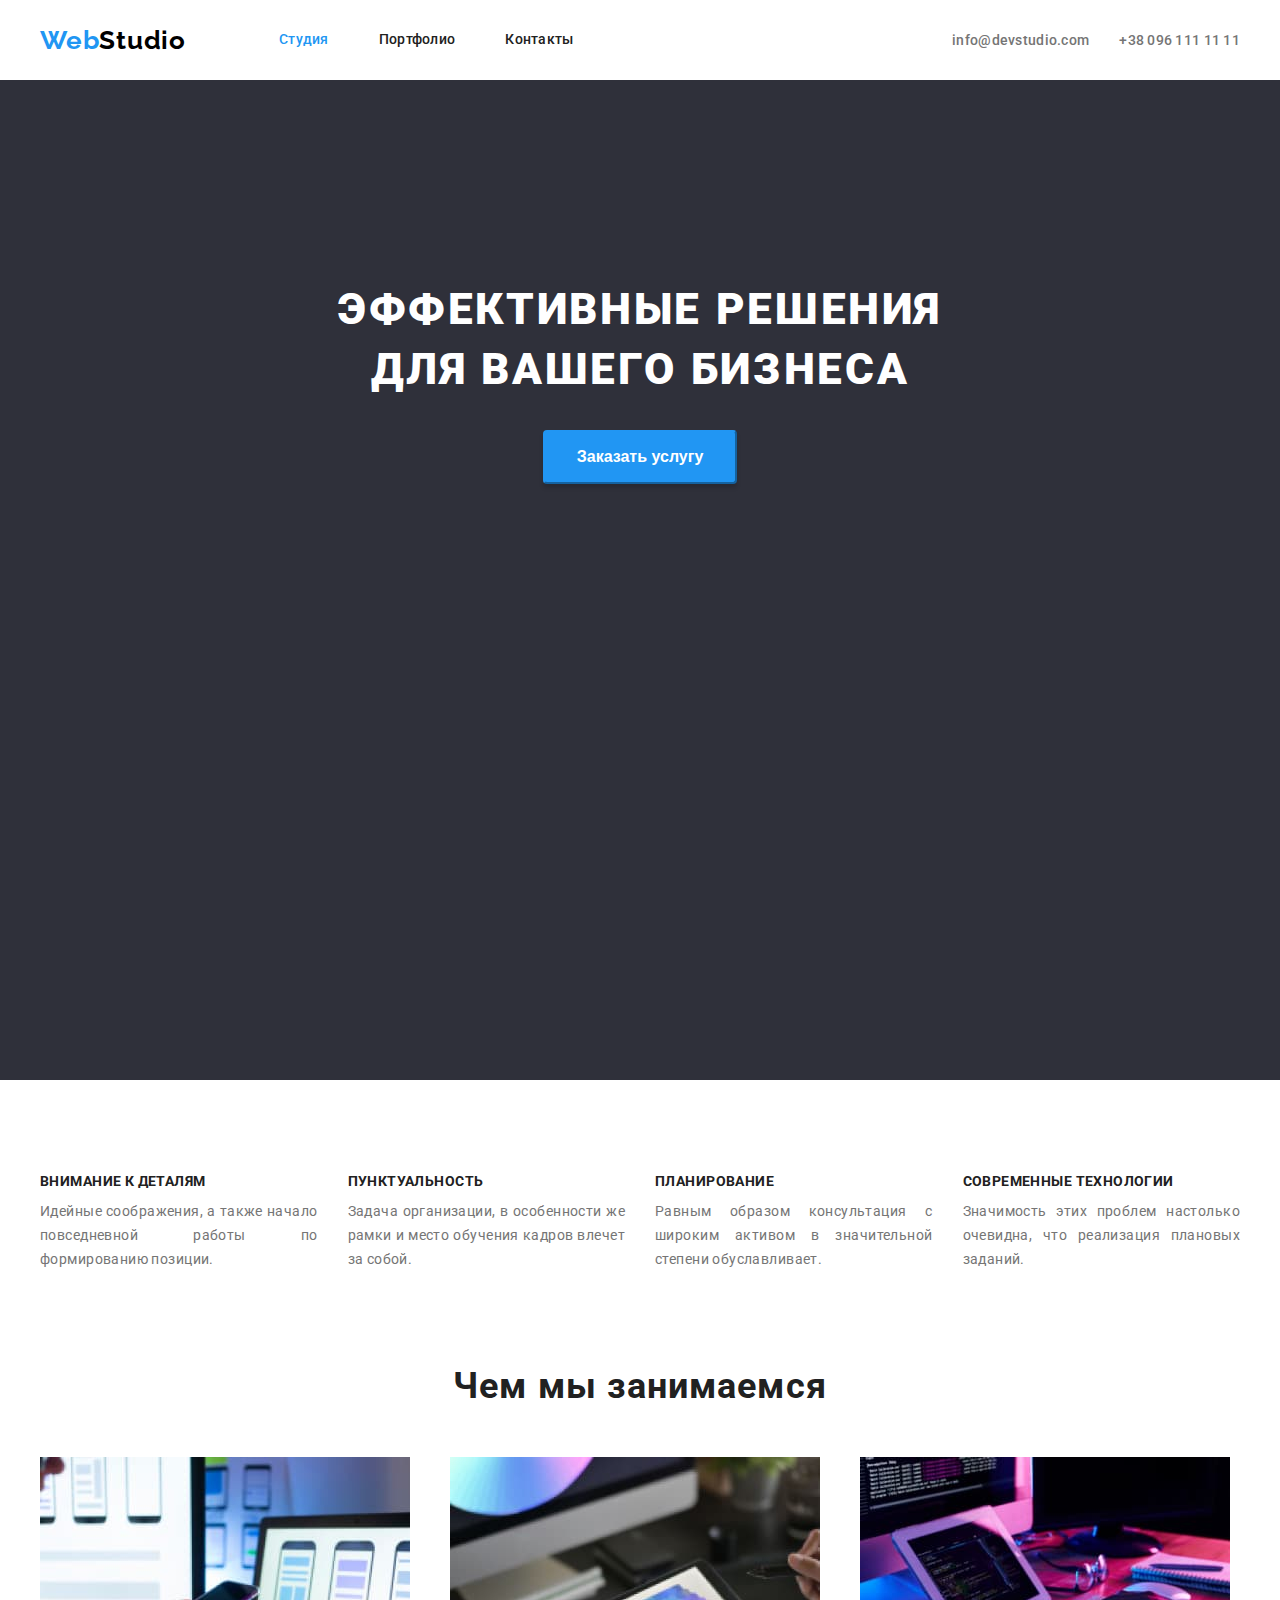
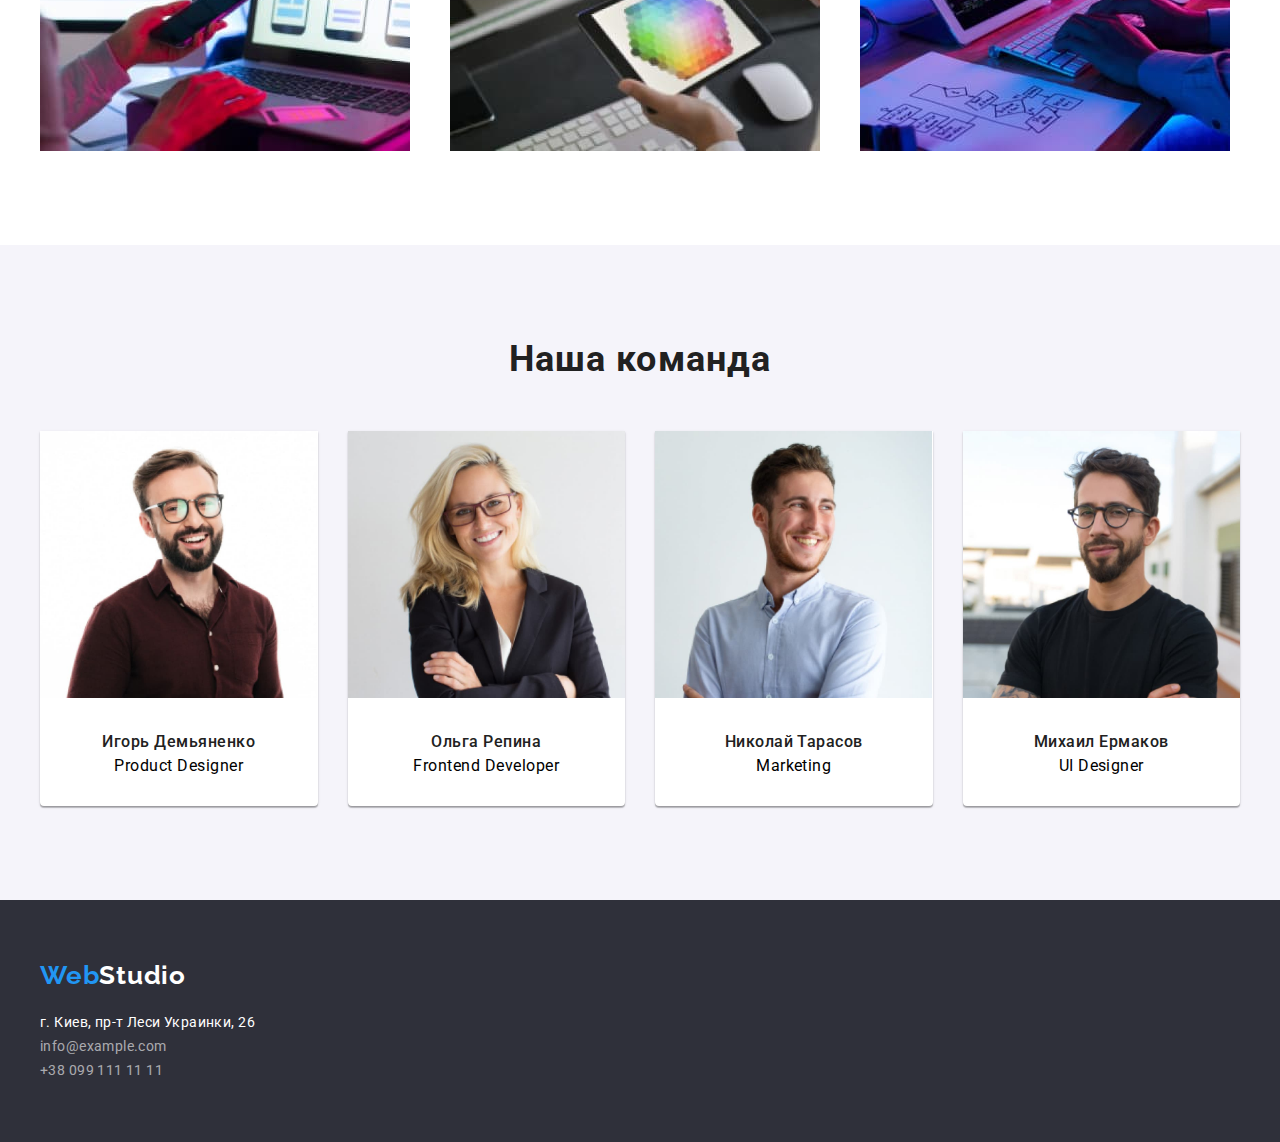
<file: index.html>
<!DOCTYPE html>
<html lang="ru">
<head>
    <meta charset="UTF-8">
    <meta name="viewport" content="width=device-width, initial-scale=1.0">
    <title>ВебСтудио</title>
    <link rel="preconnect" href="https://fonts.gstatic.com">
    <link href="https://fonts.googleapis.com/css2?family=Raleway:wght@700&family=Roboto:wght@400;500;700;900&display=swap"
        rel="stylesheet">
    <link rel="stylesheet" href="https://cdnjs.cloudflare.com/ajax/libs/modern-normalize/1.0.0/modern-normalize.min.css"
        integrity="sha512-ISS7cAi1PEhQ8jnbJpJZMd29NlhNj4AWYyLOSp2CE/CsHxTCu+r+t0D2yoJudVrd0/8fTVPUVDzY5Tvli75u/g=="
        crossorigin="anonymous" />
    
    <link rel="stylesheet" href="./css/styles.css">
</head>
<body>
<header class="header">
<div class="container home-page">
        <nav class="navigation">
            <a class="logo link" href="#" lang="en">
                Web<span class="logo-part-black">Studio</span>
            </a>
            <ul class="navigation-list">
                <li class=" navigation-item list">
                    <a class="navigation-link link current" href="./index.html">Студия</a>
                </li>
                <li class=" navigation-item list">
                    <a class="navigation-link link" href="./portfolio.html">Портфолио</a>
                </li>
                <li class=" navigation-item list">
                    <a class="navigation-link link" href="#">Контакты</a>
                </li>
            </ul>
        </nav>
        <ul class="contact">
            <li class="list">
                <a class="contact-link link" href="mailto:info@devstudio.com">info@devstudio.com</a>
            </li>
            <li class="list">
                <a class="contact-link link" href="tel:+380961111111">+38 096 111 11 11</a>
            </li>
        </ul>
</div>
</header>   
<main>
<!-- HERO -->
    <section class="hero">
        <div class="container container-hero">
        <h1 class="hero-title">Эффективные решения для вашего бизнеса</h1>
        <button class="modal-button" type="button">Заказать услугу</button>
        </div>
</section>
<!-- advantage -->
    <section class="advantage">
        <div class="container">
        <h2 class="visually-hidden">Преимущества</h2>      
            <ul class="advantage-list">
                <li class="advantage-item list">
                    <h3 class="advantage-item-title">Внимание к деталям</h3>
                    <p class="advantage-item-description">Идейные соображения, а также начало повседневной работы по формированию позиции.</p>
                </li>
                <li class="advantage-item list">
                    <h3 class="advantage-item-title">Пунктуальность</h3>
                    <p class="advantage-item-description">Задача организации, в особенности же рамки и место обучения кадров влечет за собой.</p>
                </li>
                <li class="advantage-item list">
                    <h3 class="advantage-item-title">Планирование</h3>
                    <p class="advantage-item-description">Равным образом консультация с широким активом в значительной степени обуславливает.</p>
                </li>
                <li class="advantage-item list">
                    <h3 class="advantage-item-title">Современные технологии</h3>
                    <p class="advantage-item-description">Значимость этих проблем настолько очевидна, что реализация плановых заданий.</p>
                </li>
            </ul>
            </div>
            </section>
                <!-- whatWeDo -->
    <section class="whatWeDo"> 
        <div class="container">
                        <h2 class="section-title">Чем мы занимаемся</h2>
            <ul class="whatWeDo-list">
                <li class="whatWeDo-item list">
                    <div class="whatWeDo-container">
                        <img class="whatWeDo-img" src="./images/about/whatWeDo_img_1.jpg" alt="Сотрудник работает на компьютере">
                    </div>
                </li>
                <li class="whatWeDo-item list">
                    <div class="whatWeDo-container">
                        <img class="whatWeDo-img" src="./images/about/whatWeDo_img_2.jpg" alt="Девушка работает над мобильным приложением">
                    </div>
                </li>
                <li class="whatWeDo-item list">
                    <div class="whatWeDo-container">
                        <img class="whatWeDo-img" src="./images/about/whatWeDo_img_3.jpg" alt="Девушка работает с цветовой палитрой">
                    </div>
                </li>
            </ul>
        </div>
    </section>
    <!-- OurTeam -->
    <section class="ourTeam">
        <div class="container">
           <h2 class="section-title">Наша команда</h2>
       <ul class="ourTeam-list">
           <li class="ourTeam-link list">
               <img class="ourTeam-link-img" src="./images/team/team_img_1.jpg" alt="Фото сотрудника">
               <div class="team-caption">
               <h4 class="ourTeam-link-name">Игорь Демьяненко</h4>
               <p class="ourTeam-link-position">Product Designer</p>
               </div>
           </li>
           <li class="ourTeam-link list">
               <img class="ourTeam-link-img" src="./images/team/team_img_2.jpg" alt="Фото сотрудника">
               <div class="team-caption">
               <h4 class="ourTeam-link-name">Ольга Репина</h4>
               <p class="ourTeam-link-position">Frontend Developer</p>
               </div>
           </li>
           <li class="ourTeam-link list">
               <img class="ourTeam-link-img" src="./images/team/team_img_3.jpg" alt="Фото сотрудника">
               <div class="team-caption">
               <h4 class="ourTeam-link-name">Николай Тарасов</h4>
               <p class="ourTeam-link-position">Marketing</p>
               </div>
           </li>
           <li class="ourTeam-link list">
               <img class="ourTeam-link-img" src="./images/team/team_img_4.jpg" alt="Фото сотрудника">
               <div class="team-caption">
               <h4 class="ourTeam-link-name">Михаил Ермаков</h4>
               <p class="ourTeam-link-position">UI Designer</p>
               </div>
           </li>
       </ul>
        </div>
    </section>
</main>
<!-- FOOTER -->
<footer class="footer">
    <div class="container">
    <a class="link logo" href="#" lang="en">
        Web<span class="logo-part-white">Studio</span>
    </a>
<address class="address">
    <ul class="addres-list">
        <li class="address-item list">
            <a class="footer-contact-link address-link link" href="https://goo.gl/maps/GAFT3e7iSvox3QBL9" target="_blank" rel="noopener noreferrer"> г. Киев, 
                пр-т Леси Украинки, 26 </a>
        </li>
        <li class="address-item list"> 
            <a class="footer-contact-link link" href="mailto:info@example.com">info@example.com</a>
        </li>
        <li class="address-item list">
            <a class="footer-contact-link link" href="tel:+380991111111">+38 099 111 11 11</a>
        </li>
    </ul>
</address>
    </div>
</footer>
</body>
</html>
</file>
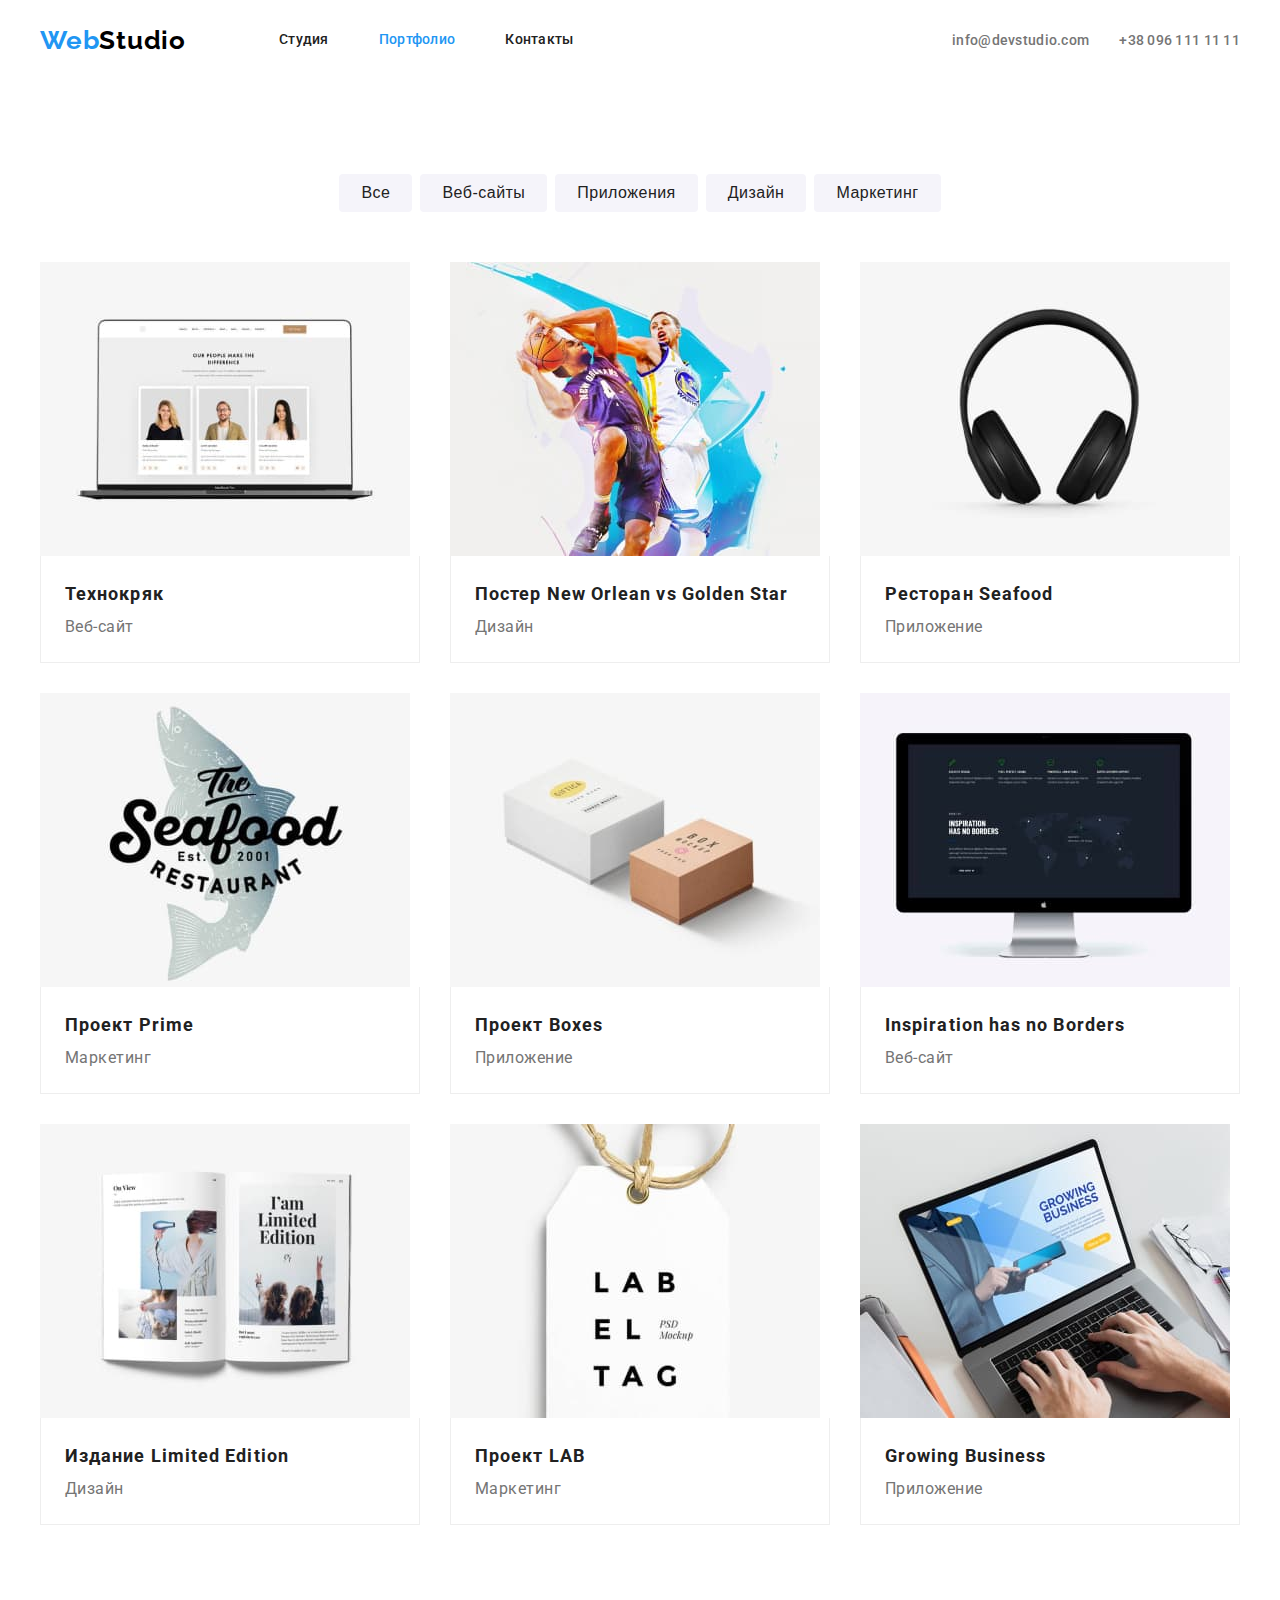
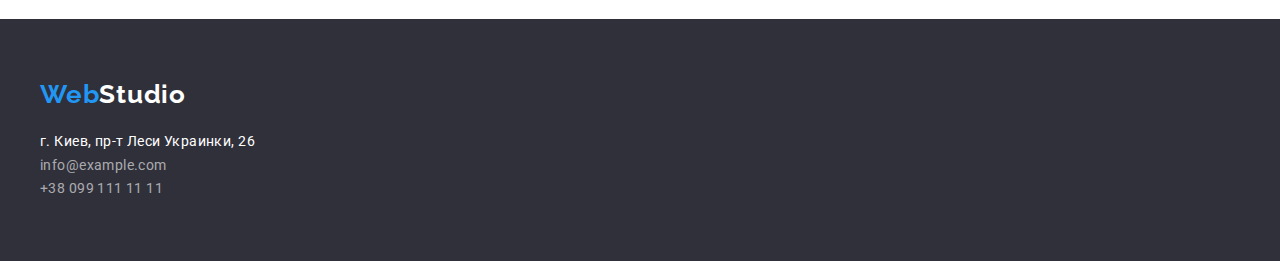
<file: portfolio.html>
<!DOCTYPE html>
<html lang="en">
<head>
    <meta charset="UTF-8">
    <meta name="viewport" content="width=device-width, initial-scale=1.0">
    <title>Портфолио</title>
    <link rel="preconnect" href="https://fonts.gstatic.com">
    <link
        href="https://fonts.googleapis.com/css2?family=Raleway:wght@700&family=Roboto:wght@400;500;700;900&display=swap"
        rel="stylesheet">
    <link rel="stylesheet" href="https://cdnjs.cloudflare.com/ajax/libs/modern-normalize/1.0.0/modern-normalize.min.css"
        integrity="sha512-ISS7cAi1PEhQ8jnbJpJZMd29NlhNj4AWYyLOSp2CE/CsHxTCu+r+t0D2yoJudVrd0/8fTVPUVDzY5Tvli75u/g=="
        crossorigin="anonymous" />
    <link rel="stylesheet" href="./css/styles.css">
</head>
<body>
    <header class="header">
        <div class="container navigation-portfolio">
                <nav class="navigation">
                    <a class="logo link" href="#" lang="en">
                        Web<span class="logo-part-black">Studio</span>
                    </a>
                    <ul class="navigation-list">
                        <li class=" navigation-item list">
                            <a class="navigation-link link" href="./index.html">Студия</a>
                        </li>
                        <li class=" navigation-item list">
                            <a class="navigation-link link current" href="./portfolio.html">Портфолио</a>
                        </li>
                        <li class=" navigation-item list">
                            <a class="navigation-link link" href="#">Контакты</a>
                        </li>
                    </ul>
                </nav>
                <ul class="contact">
                    <li class="list">
                        <a class="contact-link link" href="mailto:info@devstudio.com">info@devstudio.com</a>
                    </li>
                    <li class="list">
                        <a class="contact-link link" href="tel:+380961111111">+38 096 111 11 11</a>
                    </li>
                </ul>
        </div>
        </header>   
<main>
    <section class="ourWorks">
        <div class="container">
        <ul class="ourWorks-list">
            <li class="list">
                <button class="ourWorks-section" type="button">Все</button>
            </li>
            <li class="list">
                <button class="ourWorks-section" type="button">Веб-сайты</button>
            </li>
            <li class="list">
                <button class="ourWorks-section" type="button">Приложения</button>
            </li>
            <li class="list">
                <button class="ourWorks-section" type="button">Дизайн</button>
            </li>
            <li class="list">
                <button class="ourWorks-section" type="button">Маркетинг</button>
            </li>
        </ul>

        <ul class="ourWorks-cards">
            <li class="ourWorks-card list">
                <a class="link ourWork.link" href="№">
                    <img class="ourWorks-card-img" src="./images/portfolio/portfolio-img1.jpg" alt="Монитор ноутбука"">
                    <div class="card-caption">
                        <h4 class="ourWorks-card-title">Технокряк</h4>
                    <p class="ourWorks-card-section">Веб-сайт</p>
                    <p class="ourWorks-card-hover">Технокряк это современная площадка распространения коронавируса. Компании используют эту платформу для цифрового
                    шпионажа и атак на защищённые сервера конкурентов.
                </p>
                </div>
            </a>
            </li>
            <li class="ourWorks-card list">
                <a class="link" href="#">
                    <img class="ourWorks-card-img" src="./images/portfolio/portfolio-img2.jpg" alt="Два баскетболиста"">
                    <div class="card-caption">
                        <h4 class="ourWorks-card-title">Постер New Orlean vs Golden Star</h4>
                    <p class="ourWorks-card-section">Дизайн</p>
                    <p class="ourWorks-card-hover">Технокряк это современная площадка распространения коронавируса. Компании используют эту платформу для цифрового шпионажа и атак на защищённые сервера конкурентов.</p>
                </div>
            </a>
            </li>
            <li class="ourWorks-card list">
                <a class="link" href="#">
                    <img class="ourWorks-card-img" src="./images/portfolio/portfolio-img3.jpg" alt="Логотип ресторана"">
                    <div class="card-caption">
                        <h4 class="ourWorks-card-title">Ресторан Seafood</h4>
                    <p class="ourWorks-card-section">Приложение</p>
                    <p class="ourWorks-card-hover">Технокряк это современная площадка распространения коронавируса. Компании используют эту платформу для цифрового шпионажа и атак на защищённые сервера конкурентов.</p>
                </div>
            </a>
            </li>
            <li class="ourWorks-card list">
                <a class="link" href="#">
                    <img class="ourWorks-card-img" src="./images/portfolio/portfolio-img4.jpg" alt="Наушники"">
                    <div class="card-caption">
                        <h4 class="ourWorks-card-title">Проект Prime</h4>
                    <p class="ourWorks-card-section">Маркетинг</p>
                    <p class="ourWorks-card-hover">Технокряк это современная площадка распространения коронавируса. Компании используют эту платформу для цифрового шпионажа и атак на защищённые сервера конкурентов.</p>
                </div>
            </a>
            </li>
            <li class="ourWorks-card list">
                <a class="link" href="#">
                    <img class="ourWorks-card-img" src="./images/portfolio/portfolio-img5.jpg" alt="Две коробки"">
                    <div class="card-caption">
                        <h4 class="ourWorks-card-title">Проект Boxes</h4>
                    <p class="ourWorks-card-section">Приложение</p>
                    <p class="ourWorks-card-hover">Технокряк это современная площадка распространения коронавируса. Компании используют эту платформу для цифрового шпионажа и атак на защищённые сервера конкурентов.</p>
                </div>
            </a>
            </li>
            <li class="ourWorks-card list">
                <a class="link" href="#">
                    <img class="ourWorks-card-img" src="./images/portfolio/portfolio-img6.jpg" alt="Монитор"">
                    <div class="card-caption">
                        <h4 class="ourWorks-card-title">Inspiration has no Borders</h4>
                    <p class="ourWorks-card-section">Веб-сайт</p>
                    <p class="ourWorks-card-hover">Технокряк это современная площадка распространения коронавируса. Компании используют эту платформу для цифрового шпионажа и атак на защищённые сервера конкурентов.</p>
                </div>
            </a>
            </li>
            <li class="ourWorks-card list">
                <a class="link" href="#">
                    <img class="ourWorks-card-img" src="./images/portfolio/portfolio-img7.jpg" alt="Разворот книги"">
                    <div class="card-caption">
                        <h4 class="ourWorks-card-title">Издание Limited Edition</h4>
                    <p class="ourWorks-card-section">Дизайн</p>
                    <p class="ourWorks-card-hover">Технокряк это современная площадка распространения коронавируса. Компании используют эту платформу для цифрового шпионажа и атак на защищённые сервера конкурентов.</p>
                </div>
            </a>
            </li>
            <li class="ourWorks-card list">
                <a class="link" href="#">
                    <img class="ourWorks-card-img" src="./images/portfolio/portfolio-img8.jpg" alt="Бирка с названием проэкта"">
                    <div class="card-caption">
                        <h4 class="ourWorks-card-title">Проект LAB</h4>
                    <p class="ourWorks-card-section">Маркетинг</p>
                    <p class="ourWorks-card-hover">Технокряк это современная площадка распространения коронавируса. Компании используют эту платформу для цифрового шпионажа и атак на защищённые сервера конкурентов.</p>
                </div>
            </a>
            </li>
            <li class="ourWorks-card list">
                <a class="link" href="#">
                    <img class="ourWorks-card-img" src="./images/portfolio/portfolio-img9.jpg" alt="Ноутбук"">
                    <div class="card-caption">
                        <h4 class="ourWorks-card-title">Growing Business</h4>
                    <p class="ourWorks-card-section">Приложение</p>
                    <p class="ourWorks-card-hover">Технокряк это современная площадка распространения коронавируса. Компании используют эту платформу для цифрового шпионажа и атак на защищённые сервера конкурентов.</p>
                </div>
            </a>
            </li>
        </ul>
</div>
    </section>
</main>
<footer class="footer">
    <div class="container">
    <a class="link logo" href="#" lang="en">
        Web<span class="logo-part-white">Studio</span>
    </a>
<address class="address">
    <ul class="addres-list">
        <li class="address-item list">
            <a class="footer-contact-link address-link link" href="https://goo.gl/maps/GAFT3e7iSvox3QBL9" target="_blank" rel="noopener noreferrer"> г. Киев, 
                пр-т Леси Украинки, 26 </a>
        </li>
        <li class="address-item list"> 
            <a class="footer-contact-link link" href="mailto:info@example.com">info@example.com</a>
        </li>
        <li class="address-item list">
            <a class="footer-contact-link link" href="tel:+380991111111">+38 099 111 11 11</a>
        </li>
    </ul>
</address>
    </div>
</footer>
</body>
</html>
</file>
<file: css/styles.css>
:root {
  --main-font: "Roboto", sans-serif;
  --logo-font: "Raleway", sans-serif;
  --accent-color: #2196f3;
  --title-color: #212121;
  --text-color: #757575;
  --colorOn-darkВackground: #ffffff;
  --indent: 94px;
  --margin-bottom-title: 50px;
}

.link {
  text-decoration: none;
}

.list {
  list-style: none;
}

.address {
  font-style: normal;
}

body {
  font-family: var(--main-font);
  margin: 0;
}

h1,
h2,
h3,
h4,
h5,
h6,
p {
  margin: 0;
}

ul,
ol {
  margin: 0;
  padding: 0;
}

img {
  display: block;
}

/* ============== CONTAINER ============== */
.container {
  width: 1200px;
  margin: 0 auto;
  padding-left: 15px;
  padding-right: 15px;
  padding-top: var(--indent);
}

.header .home-page {
  margin-bottom: 0;
}

/* ============== LOGO ============== */
.logo {
  margin-right: 93px;
  font-family: var(--logo-font);
  font-weight: bold;
  font-size: 26px;
  line-height: 1.19;
  letter-spacing: 0.03em;
  color: var(--accent-color);
}

.logo-part-black {
  color: #000;
}

.logo-part-white {
  color: var(--colorOn-darkВackground);
}
/* ============== END LOGO ============== */

/* ============== HEADER ============== */
/* .header{
    outline: 1px solid red;
} */

.header .container {
  display: flex;
  align-items: center;
  padding-top: 0;
}

.navigation {
  display: flex;
  align-items: center;
}

.navigation-list .navigation-item + .navigation-item {
  margin-left: 50px;
}

.contact {
  display: flex;
  margin-left: auto;
}

.contact .list + .list {
  margin-left: 30px;
}

.navigation-list {
  display: flex;
}
.navigation-link {
  display: block;
  padding-top: 32px;
  padding-bottom: 32px;

  font-weight: 500;
  font-size: 14px;
  line-height: 1.14;
  letter-spacing: 0.02em;
  color: var(--title-color);
}

.navigation-list .link.current {
  color: var(--accent-color);
}

.navigation-link:hover,
.navigation-link:focus,
.navigation-link:active {
  color: var(--accent-color);
}

.contact-link {
  font-weight: 500;
  font-size: 14px;
  line-height: 1.14;
  letter-spacing: 0.02em;
  color: var(--text-color);
}

.contact-link:hover,
.contact-link:focus {
  color: var(--accent-color);
}
/* ============== END HEADER ============== */

/* ============== HERO ============== */
.hero {
  height: 600px;
  padding-top: 200px;
  padding-bottom: 200px;
  background-color: #2f303a;
  /* outline: 1px solid red; */
}

.container-hero {
  padding-top: 0;
}

.hero-title {
  max-width: 696px;
  margin: 0 auto;
  margin-bottom: 30px;
  text-align: center;
  font-weight: 900;
  font-size: 44px;
  line-height: 1.36;
  letter-spacing: 0.06em;
  text-transform: uppercase;
  color: #ffffff;
}
/* ============== END HERO ============== */

/* ============== ADVANTAGE ============== */
/* .advantage{
    outline: 1px solid red;
} */

.advantage-list {
  display: flex;
}

.advantage-item {
  flex-basis: calc((100% - 90px) / 4);
}

.advantage-list :not(:last-child) {
  margin-right: 30px;
}

.advantage-item-title {
  margin-bottom: 10px;
  font-size: 14px;
  line-height: 1.14;
  letter-spacing: 0.03em;
  text-transform: uppercase;
  color: var(--title-color);
}

.advantage-item-description {
  font-size: 14px;
  line-height: 1.71;
  letter-spacing: 0.03em;
  color: var(--text-color);
  text-align: justify;
}
/* ============== END ADVANTAGE ============== */

/* ============== WHAT WE DO ============== */
/* .whatWeDo{
outline: 1px solid red;    
} */
.whatWeDo .container {
  padding-bottom: var(--indent);
}
.whatWeDo-img {
  max-width: 100%;
  height: auto;
}

.whatWeDo-list {
  display: flex;
}

.whatWeDo-item {
  flex-basis: calc((100% - 60px) / 3);
}

.whatWeDo-list :not(:last-child) {
  margin-right: 30px;
}

/* ============== END WHAT WE DO ============== */

/* ============== OUR TEAM ============== */
.ourTeam {
  padding-bottom: var(--indent);
  background: #f5f4fa;
  /* outline: 1px solid red;   */
}

.ourTeam .container {
  margin-bottom: 0;
}

.ourTeam-list {
  display: flex;
}

.ourTeam-link {
  flex-basis: calc((100% -90px) / 4);
  background-color: white;
  box-shadow: 0px 1px 3px rgba(0, 0, 0, 0.12), 0px 1px 1px rgba(0, 0, 0, 0.14),
    0px 2px 1px rgba(0, 0, 0, 0.2);
  border-radius: 0px 0px 4px 4px;
}
/* 
.ourTeam-link-position{
    padding-bottom: 30px;
} */

.ourTeam-list .ourTeam-link + .ourTeam-link {
  margin-left: 30px;
}
.ourTeam-link-img {
  max-width: 100%;
}

.team-caption {
  padding-top: 30px;
  padding-bottom: 30px;
}

.ourTeam-link-name {
  font-weight: 500;
  font-size: 16px;
  line-height: 1.8;
  text-align: center;
  letter-spacing: 0.03em;
  color: var(--title-color);
}

.ourTeam-link-position {
  font-size: 16px;
  line-height: 1.18;
  text-align: center;
  letter-spacing: 0.03em;
}
/* ============== END OUR TEAM ============== */

/* ============== FOOTER ============== */

.footer {
  background-color: #2f303a;
  padding-top: 60px;
  padding-bottom: 60px;
}

.footer-contact-link {
  font-size: 14px;
  line-height: 1.7;
  letter-spacing: 0.03em;
  color: rgba(255, 255, 255, 0.6);
}

.address-link {
  color: var(--colorOn-darkВackground);
}
.footer .logo {
  margin-bottom: 20px;
  display: block;
}

.footer .container {
  padding-top: 0;
}

/* ============== END FOOTER ============== */

/* ============== COMPONENTS ============== */
.modal-button {
  display: block;
  margin: 0 auto;
  font-weight: bold;
  font-size: 16px;
  line-height: 30px;
  color: var(--colorOn-darkВackground);
  background-color: var(--accent-color);
  box-shadow: 0px 4px 4px rgba(0, 0, 0, 0.15);
  border-radius: 4px;
  cursor: pointer;
  border-color: var(--accent-color);
  padding: 10px 32px;
}

.modal-button:hover,
.modal-button:focus {
  background-color: #188ce8;
  border-color: #188ce8;
}

.section-title {
  font-size: 36px;
  line-height: 1.16;
  text-align: center;
  letter-spacing: 0.03em;
  color: var(--title-color);
  margin-bottom: var(--margin-bottom-title);
}

.visually-hidden {
  position: absolute !important;
  clip: rect(1px 1px 1px 1px); /* IE6, IE7 */
  clip: rect(1px, 1px, 1px, 1px);
  padding: 0 !important;
  border: 0 !important;
  height: 1px !important;
  width: 1px !important;
  overflow: hidden;
}

/* ============== END COMPONENTS ============== */

/* ============== PORTFOLIO ============== */
.ourWorks-list {
  display: flex;
  justify-content: center;
  margin-bottom: var(--margin-bottom-title);
}

.ourWorks-section {
  font-weight: 500;
  font-size: 16px;
  line-height: 26px;
  text-align: center;
  letter-spacing: 0.03em;
  color: var(--title-color);
  background-color: #f5f4fa;
  border-radius: 4px;
  border: #f5f4fa;
  cursor: pointer;
  padding: 6px 22px;
}

.ourWorks-list .list + .list {
  margin-left: 8px;
}

.ourWorks-section:hover,
.ourWorks-section:focus {
  background-color: #188ce8;
  color: var(--colorOn-darkВackground);
  border: #188ce8;
}

.ourWorks-cards {
  display: flex;
  flex-wrap: wrap;
  padding-bottom: var(--indent);
}

.ourWorks-card {
  flex-basis: calc((100% - 60px) / 3);
  margin-top: 30px;
  margin-left: 30px;
}

.ourWorks-cards .ourWorks-card:nth-child(3n + 1) {
  margin-left: 0;
}

.ourWorks-card:nth-child(-n + 3) {
  margin-top: 0;
}

.ourWorks-card list .link {
  display: block;
}
.ourWorks-card-img {
  max-width: 100%;
  height: auto;
}

.card-caption {
  padding: 20px 24px;
  border: 1px solid #eeeeee;
  border-top: none;
}

.ourWorks-card-title {
  font-weight: bold;
  font-size: 18px;
  line-height: 36px;
  letter-spacing: 0.06em;
  color: var(--title-color);
}

.ourWorks-card-section {
  font-size: 16px;
  line-height: 30px;
  letter-spacing: 0.03em;
  color: var(--text-color);
}

.ourWorks-card-hover {
  display: none;
}
</file>
